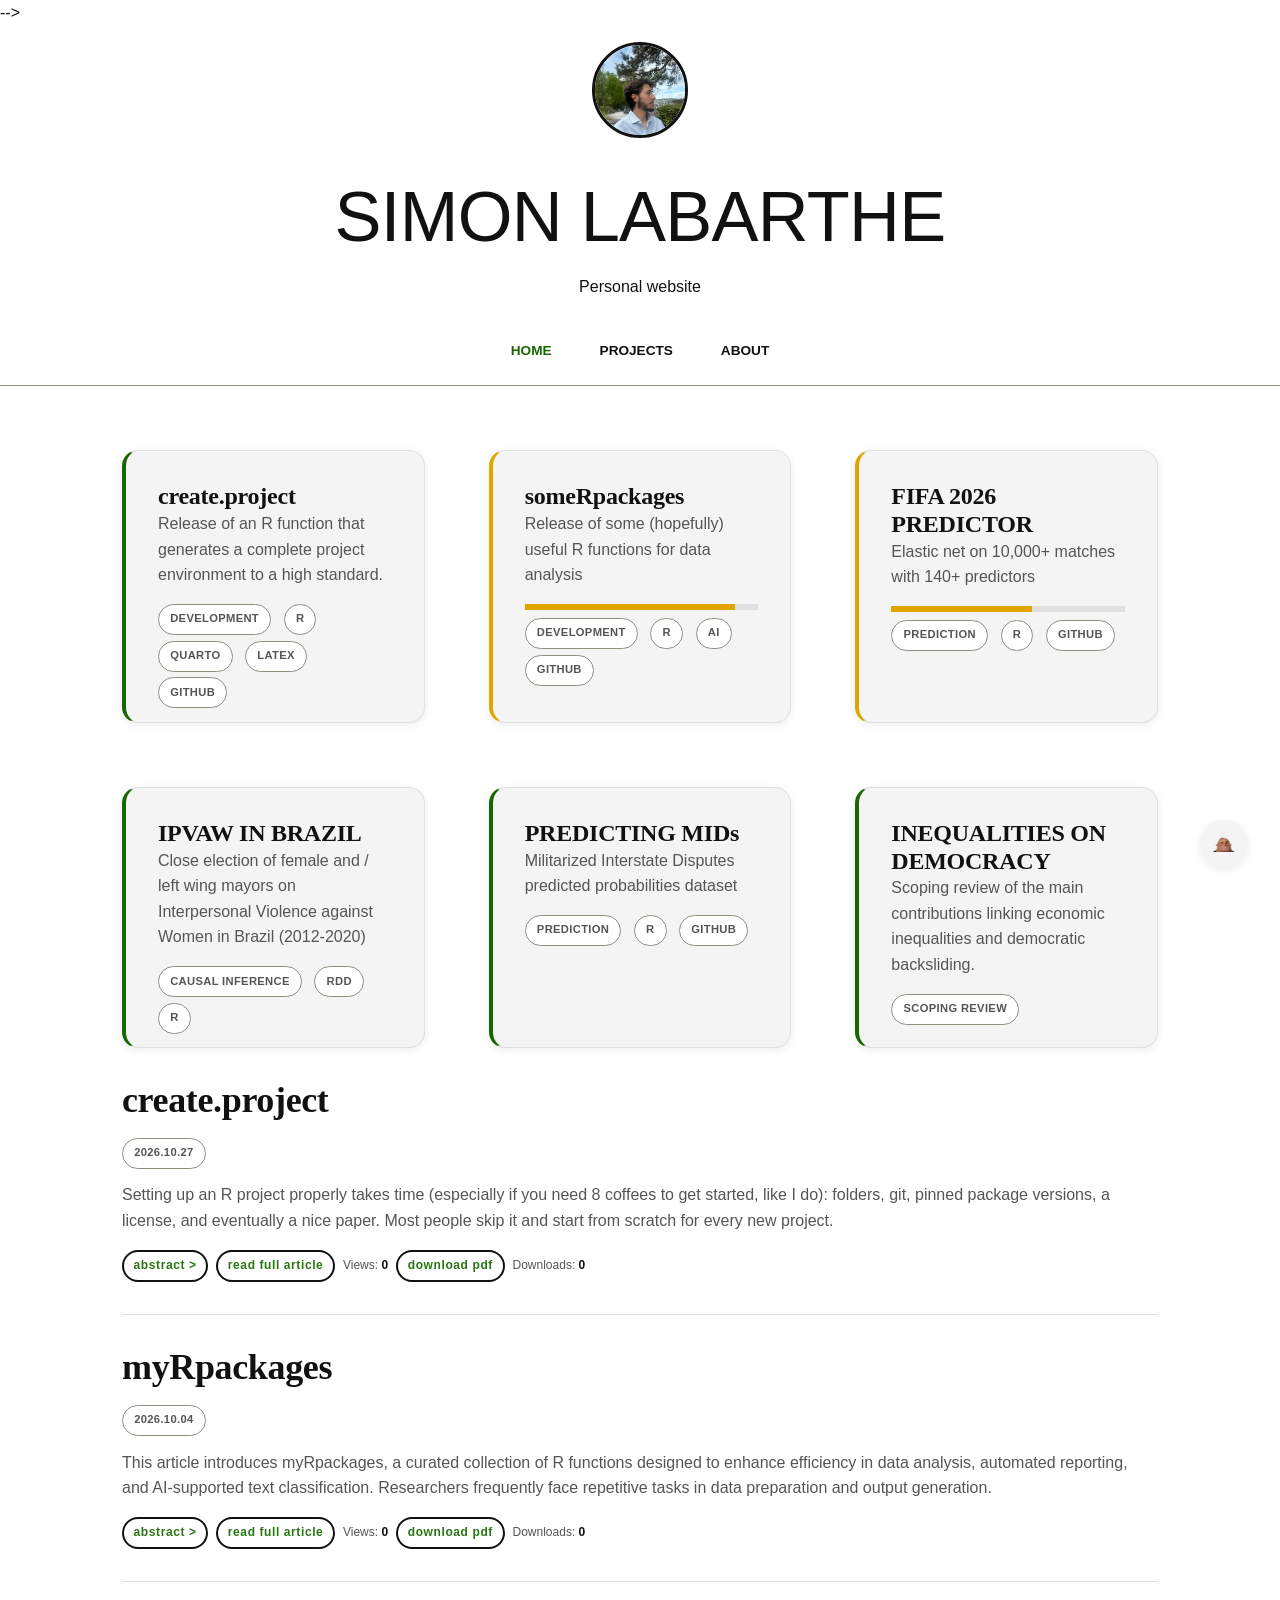
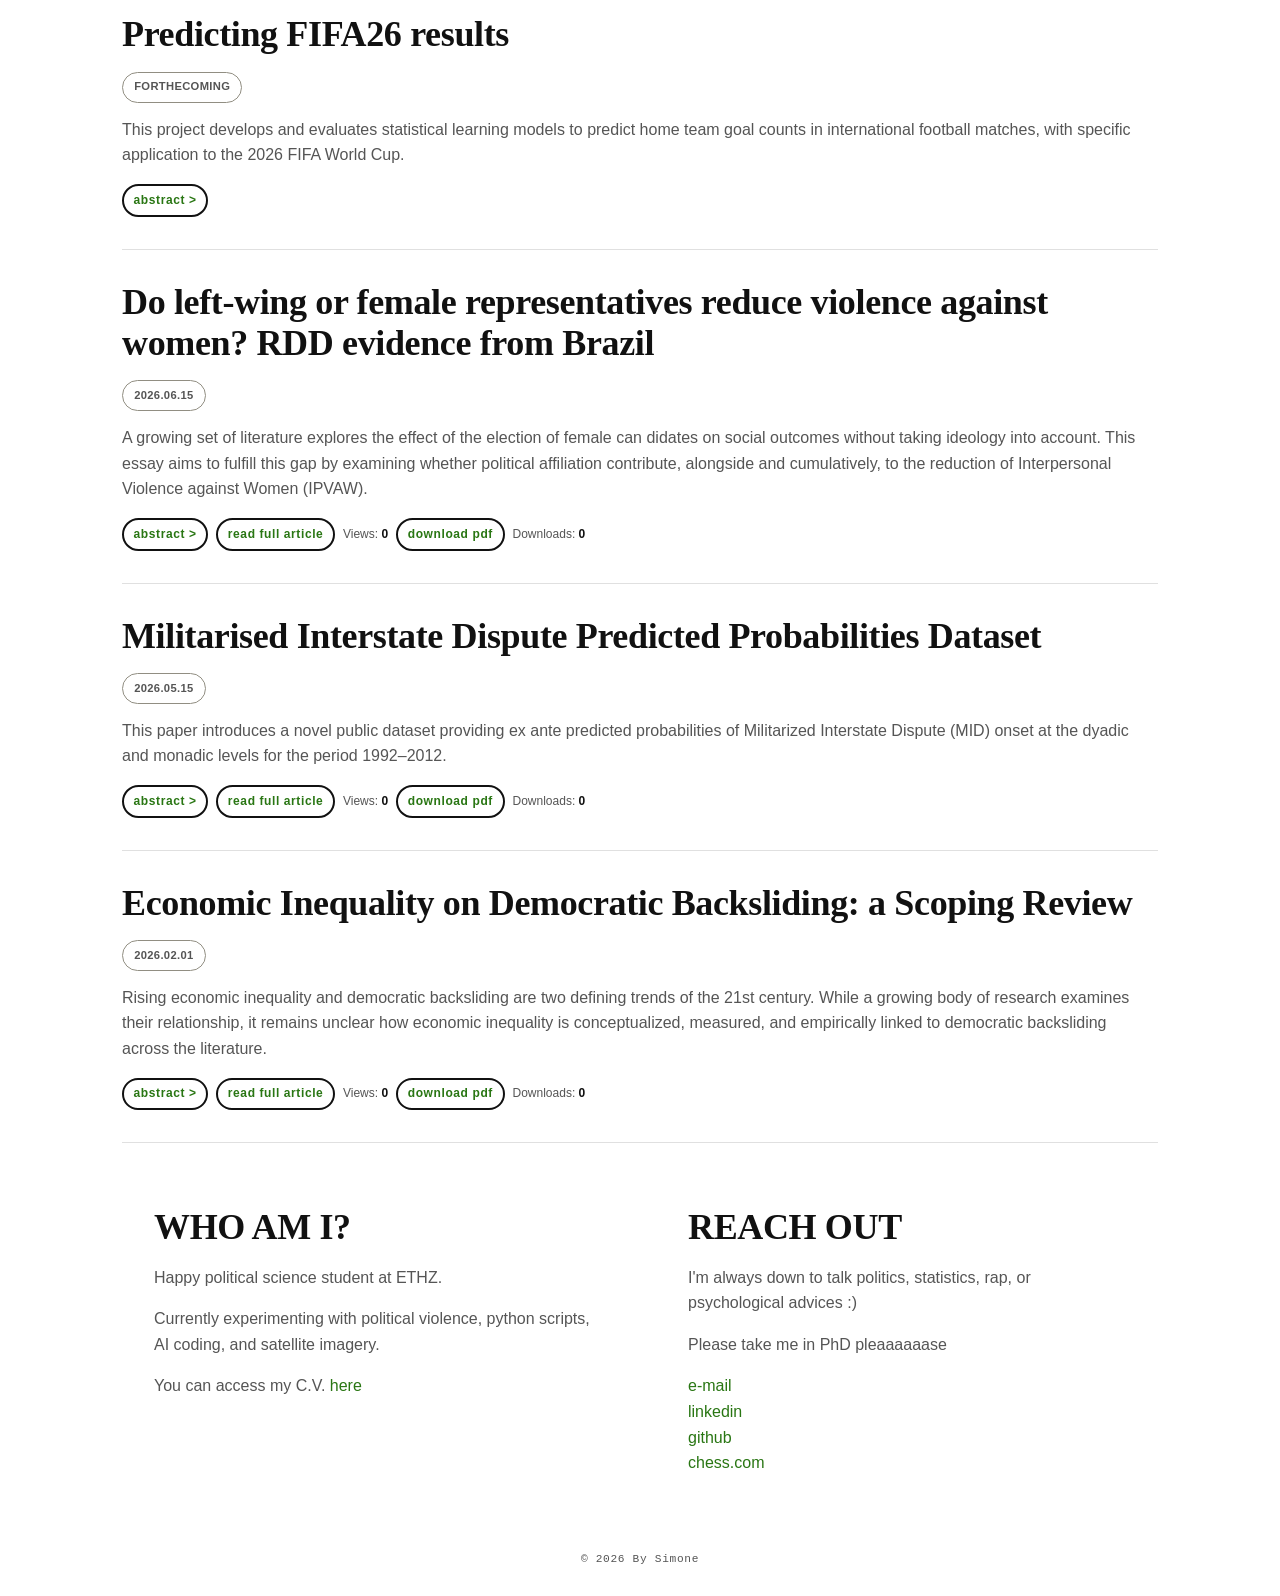
<file: index.html>
<!DOCTYPE html>
<html lang="en">
<head>
    <meta charset="UTF-8">
    <meta name="viewport" content="width=device-width, initial-scale=1.0">
    <meta name="author" content="Simon Labarthe">

    <title>simoooone</title>

    <meta name="description" content="Personal site of Simon Labarthe, political science student working on causal inference, quantitative methods and conflict prediction.">
    <link rel="icon" type="image/svg+xml" href="media/meta_square.svg">
    -->
    <link rel="stylesheet" href="css/style.css">
</head>

    <!--
    <label class="debug-toggle">
        <input type="checkbox" id="debugCheckbox">
        Debug layout
    </label>
    -->

<body>
    <!-- ============================================================
         HEADER
         ============================================================ -->
    <header>
        <div class="header-content" style="position: relative; z-index: 1; min-height: 200px;">
            <a href="about.html"><img id="profilePic" src="media/my_face.jpeg" alt="Simon Labarthe"></a>
            <h1>simon labarthe</h1>
            <div class="ticker">Personal website</div>
        </div>
    </header>

    <!-- ============================================================
         NAVIGATION
         ============================================================ -->
    <nav class="nav-grid">
        <a href="index.html" class="active">home</a>
        <a href="projects.html">projects</a>
        <a href="about.html">about</a>
    </nav>

    <!-- ============================================================
         MAIN CONTENT
         ============================================================ -->
    <main>
        <div class="grid home-grid">
          
            <a href="projects.html#create.project" class="card_link">
              <div class="card project-card-sm" data-type="finished">
                  <h3>create.project</h3>
                  <p>Release of an R function that generates a complete project environment to a high standard.</p>
                  <span class="tag active">DEVELOPMENT</span>
                  <span class="tag">R</span>
                  <span class="tag">Quarto</span>
                  <span class="tag">LaTeX</span>
                  <span class="tag">Github</span>
              </div>
            </a>
            
            <a href="projects.html#someRpackages" class="card_link">
              <div class="card project-card-sm" data-type="ongoing">
                  <h3>someRpackages</h3>
                  <p>Release of some (hopefully) useful R functions for data analysis</p>
                  <div class="progress-bar"><div style="width:90%"></div></div>
                  <span class="tag active">DEVELOPMENT</span>
                  <span class="tag">R</span>
                  <span class="tag">AI</span>
                  <span class="tag">Github</span>
              </div>
            </a>

            <a href="projects.html#fifa_predictor" class="card_link">
              <div class="card project-card-sm" data-type="ongoing">
                  <h3>FIFA 2026 PREDICTOR</h3>
                  <p>Elastic net on 10,000+ matches with 140+ predictors</p>
                  <div class="progress-bar"><div style="width:60%"></div></div>
                  <span class="tag active">PREDICTION</span>
                  <span class="tag">R</span>
                  <span class="tag">Github</span>
              </div>
            </a>

            <a href="projects.html#ipvaw_brazil" class="card_link">
              <div class="card project-card-sm" data-type="finished">
                  <h3>IPVAW IN BRAZIL</h3>
                  <p>Close election of female and / left wing mayors on Interpersonal Violence against Women in Brazil (2012-2020)</p>
                  <span class="tag active">CAUSAL INFERENCE</span>
                  <span class="tag">RDD</span>
                  <span class="tag">R</span>
              </div>
            </a>
            
            <a href="projects.html#mid_predictor" class="card_link">
              <div class="card project-card-sm" data-type="finished">
                  <h3>PREDICTING MIDs</h3>
                  <p>Militarized Interstate Disputes predicted probabilities dataset</p>
                  <span class="tag active">PREDICTION</span>
                  <span class="tag">R</span>
                  <span class="tag">Github</span>
              </div>
            </a>
            
            <a href="projects.html#democratic_backslide" class="card_link">
              <div class="card project-card-sm" data-type="finished">
                  <h3>INEQUALITIES ON DEMOCRACY</h3>
                  <p>Scoping review of the main contributions linking economic inequalities and democratic backsliding.</p>
                  <span class="tag active">scoping review</span>
              </div>
            </a>
        </div>

        <div class="grid projects-grid">

            <div class="project-entry">
                <h2>create.project</h2>
                <div class="project-meta"><span class="tag">2026.10.27</span></div>
                <p class="project-excerpt">Setting up an R project properly takes time (especially if you need 8 coffees to get started, like I do): folders, git, pinned package versions, a license, and eventually a nice paper. Most people skip it and start from scratch for every new project.</p>
                <div class="card-actions">
                    <a class="cyber-btn small" href="projects.html#create.project">Abstract &gt;</a>
                    <a id="view-btn-6" class="cyber-btn small" href="media/labarthe_2026_create_project.pdf" target="_BLANK">READ FULL ARTICLE</a>
                    <span class="counter-label">Views: <strong id="view-counter-6">0</strong></span>
                    <a id="download-btn-6" class="cyber-btn small" href="media/labarthe_2026_create_project.pdf" target="_BLANK" download>DOWNLOAD PDF</a>
                    <span class="counter-label">Downloads: <strong id="download-counter-6">0</strong></span>
                </div>
            </div>

            <div class="project-entry">
                <h2>myRpackages</h2>
                <div class="project-meta"><span class="tag">2026.10.04</span></div>
                <p class="project-excerpt">This article introduces myRpackages, a curated collection of R functions designed to enhance efficiency in data analysis, automated reporting, and AI-supported text classification. Researchers frequently face repetitive tasks in data preparation and output generation.</p>
                <div class="card-actions">
                    <a class="cyber-btn small" href="projects.html#myrpackages">Abstract &gt;</a>
                    <a id="view-btn-5" class="cyber-btn small" href="media/labarthe_2026_myrpackages_draft.pdf" target="_BLANK">READ FULL ARTICLE</a>
                    <span class="counter-label">Views: <strong id="view-counter-5">0</strong></span>
                    <a id="download-btn-5" class="cyber-btn small" href="media/labarthe_2026_myrpackages_draft.pdf" target="_BLANK" download>DOWNLOAD PDF</a>
                    <span class="counter-label">Downloads: <strong id="download-counter-5">0</strong></span>
                </div>
            </div>

            <div class="project-entry">
                <h2>Predicting FIFA26 results</h2>
                <div class="project-meta"><span class="tag">FORTHECOMING</span></div>
                <p class="project-excerpt">This project develops and evaluates statistical learning models to predict home team goal counts in international football matches, with specific application to the 2026 FIFA World Cup.</p>
                <div class="card-actions">
                    <a class="cyber-btn small" href="projects.html#fifa_predictor">Abstract &gt;</a>
                </div>
            </div>

            <div class="project-entry">
                <h2> Do left-wing or female representatives reduce violence against women? RDD evidence from Brazil </h2>
                <div class="project-meta"><span class="tag">2026.06.15</span></div>
                <p class="project-excerpt">A growing set of literature explores the effect of the election of female can didates on social outcomes without taking ideology into account. This essay aims to fulfill this gap by examining whether political affiliation contribute, alongside and cumulatively, to the reduction of Interpersonal Violence against Women (IPVAW).</p>
                <div class="card-actions">
                    <a class="cyber-btn small" href="projects.html#ipvaw_brazil">Abstract &gt;</a>
                    <a id="view-btn-3" class="cyber-btn small" href="media/labarthe_2026_representation_and_violence_against_women_in_brazil.pdf" target="_BLANK">READ FULL ARTICLE</a>
                    <span class="counter-label">Views: <strong id="view-counter-3">0</strong></span>
                    <a id="download-btn-3" class="cyber-btn small" href="media/labarthe_2026_representation_and_violence_against_women_in_brazil.pdf" target="_BLANK" download>DOWNLOAD PDF</a>
                    <span class="counter-label">Downloads: <strong id="download-counter-3">0</strong></span>
                </div>
            </div>

            <div class="project-entry">
                <h2> Militarised Interstate Dispute Predicted Probabilities Dataset </h2>
                <div class="project-meta"><span class="tag">2026.05.15</span></div>
                <p class="project-excerpt">This paper introduces a novel public dataset providing ex ante predicted probabilities of Militarized Interstate Dispute (MID) onset at the dyadic and monadic levels for the period 1992–2012.</p>
                <div class="card-actions">
                    <a class="cyber-btn small" href="projects.html#mid_predictor">Abstract &gt;</a>
                    <a id="view-btn-2" class="cyber-btn small" href="media/labarthe_2026_mid_predicted_probabilities_database.pdf" target="_BLANK">READ FULL ARTICLE</a>
                    <span class="counter-label">Views: <strong id="view-counter-2">0</strong></span>
                    <a id="download-btn-2" class="cyber-btn small" href="media/labarthe_2026_mid_predicted_probabilities_database.pdf" target="_BLANK" download>DOWNLOAD PDF</a>
                    <span class="counter-label">Downloads: <strong id="download-counter-2">0</strong></span>
                </div>
            </div>

            <div class="project-entry">
                <h2>Economic Inequality on Democratic Backsliding: a Scoping Review</h2>
                <div class="project-meta"><span class="tag">2026.02.01</span></div>
                <p class="project-excerpt">Rising economic inequality and democratic backsliding are two defining trends of the 21st century. While a growing body of research examines their relationship, it remains unclear how economic inequality is conceptualized, measured, and empirically linked to democratic backsliding across the literature.</p>
                <div class="card-actions">
                    <a class="cyber-btn small" href="projects.html#democratic_backslide">Abstract &gt;</a>
                    <a id="view-btn-1" class="cyber-btn small" href="media/labarthe_2026_economic_inequality_on_democracy.pdf" target="_BLANK">READ FULL ARTICLE</a>
                    <span class="counter-label">Views: <strong id="view-counter-1">0</strong></span>
                    <a id="download-btn-1" class="cyber-btn small" href="media/labarthe_2026_economic_inequality_on_democracy.pdf" target="_BLANK" download>DOWNLOAD PDF</a>
                    <span class="counter-label">Downloads: <strong id="download-counter-1">0</strong></span>
                </div>
            </div>

        </div>



<!----------------------------------------------
ABOUT
----------------------------------------------->
        <div class="about-grid">    
            <div class="about-card">
                <h2>WHO AM I?</h2>
                <div class="bio-grid">
                    <div class="bio-text">
                        <p>Happy political science student at ETHZ. </p>
                        <p>Currently experimenting with political violence, python scripts, AI coding, and satellite imagery.</p>
                        <p> You can access my C.V. <a href="media/labarthe_2026_cv.pdf"> here</a></p>                
                    </div>
                </div>
            </div>

            <div class="about-card">
                <h2>REACH OUT</h2>
                <div class="bio-text">
                    <p>I'm always down to talk politics, statistics, rap, or psychological advices :) </p>
                    <p>Please take me in PhD pleaaaaaase</p> 
                    <div> <a href="mailto:simon.labarthe@outlook.com">e-mail</a></div>
                    <div> <a href="https://www.linkedin.com/in/simon-e-labarthe/" target="_BLANK">linkedin</a></div>
                    <div> <a href="https://github.com/SimonLabarthe" target="_BLANK">github</a></div>
                    <div> <a href="https://www.chess.com/member/sim0nexe" target="_BLANK">chess.com</a></div>
                </div>
            </div>
   
        </div>
    </main>

    <!-- ============================================================
         FLOATING DARK MODE TOGGLE
         ============================================================ -->
    <button id="darkModeToggle" class="mode-toggle" aria-label="Toggle dark mode">
        <img id="toggleIcon" src="media/header_light.png" alt="Toggle dark mode">
    </button>

    <!-- ============================================================
         FOOTER
         ============================================================ -->
    <footer>
        <p>© 2026 By Simone</p>
    </footer>

</body>
<script src="js/main.js"></script>
</html>
</file>
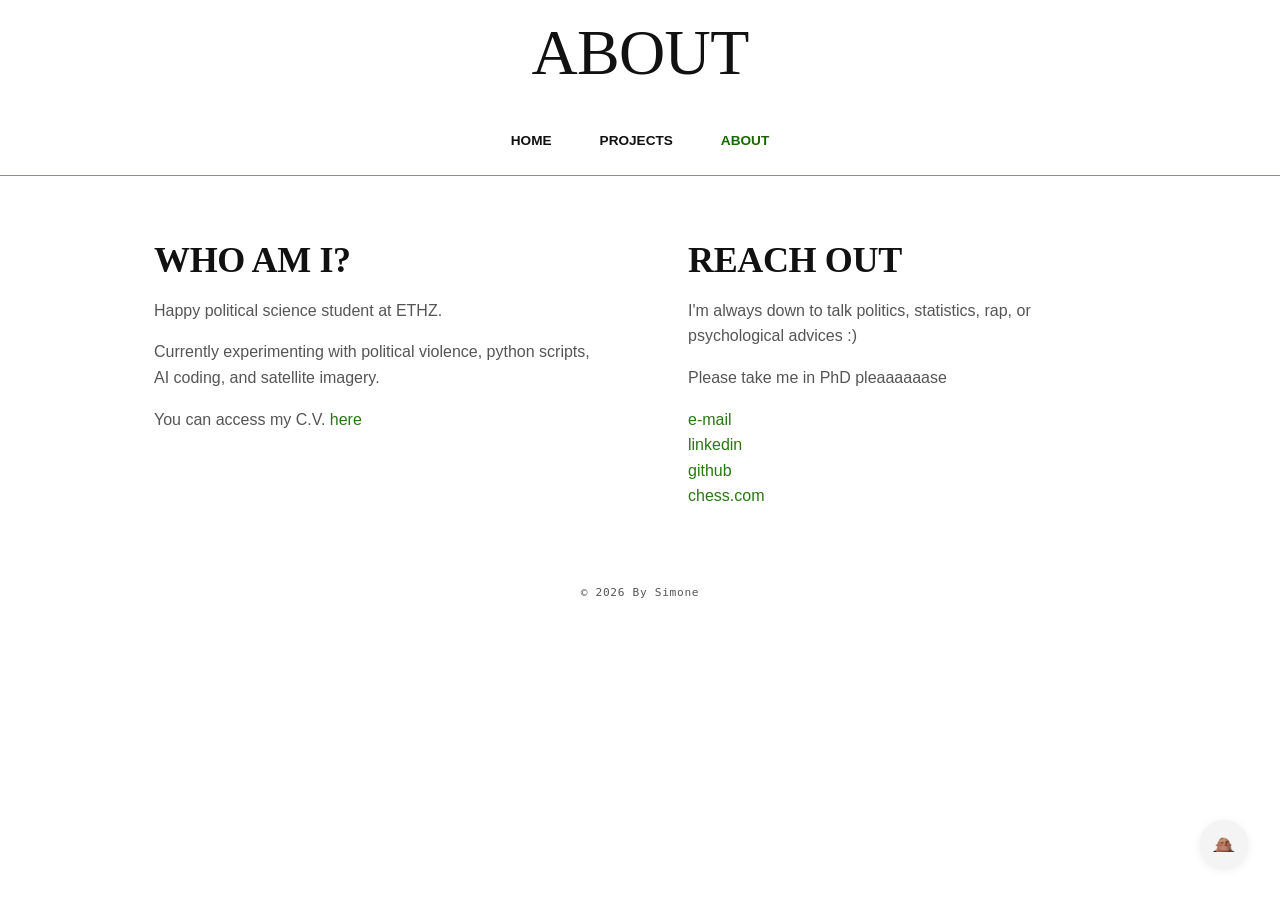
<file: about.html>
<!DOCTYPE html>
<html lang="en">

<head>
    <meta charset="UTF-8">
    <meta name="viewport" content="width=device-width, initial-scale=1.0">
    <meta name="author" content="Simon Labarthe">
    <title>simoooone</title>
    <link rel="icon" type="image/svg+xml" href="media/meta_square.svg">
    <link rel="stylesheet" href="css/style.css">

    <!--
    <label class="debug-toggle">
        <input type="checkbox" id="debugCheckbox">
        Debug layout
    </label>
    -->
    
</head>

<body>
    <header>
        <div class="header-content" style="position: relative; z-index: 1; min-height: 100px;">            
            <h1>about</h1>
        </div>
    </header>

    <nav class="nav-grid">
        <a href="index.html">home</a>
        <a href="projects.html">projects</a>
        <a href="about.html" class="active">about</a>
    </nav>

    <main>
        <div class="about-grid">    
            <div class="about-card">
                <h2>WHO AM I?</h2>
                <div class="bio-grid">
                    <div class="bio-text">
                        <p>Happy political science student at ETHZ. </p>
                        <p>Currently experimenting with political violence, python scripts, AI coding, and satellite imagery.</p>
                        <p> You can access my C.V. <a href="media/labarthe_2026_cv.pdf"> here</a></p>                
                    </div>
                </div>
            </div>

            <div class="about-card">
                <h2>REACH OUT</h2>
                <div class="bio-text">
                    <p>I'm always down to talk politics, statistics, rap, or psychological advices :) </p>
                    <p>Please take me in PhD pleaaaaaase</p> 
                    <div> <a href="mailto:simon.labarthe@outlook.com">e-mail</a></div>
                    <div> <a href="https://www.linkedin.com/in/simon-e-labarthe/" target="_BLANK">linkedin</a></div>
                    <div> <a href="https://github.com/SimonLabarthe" target="_BLANK">github</a></div>
                    <div> <a href="https://www.chess.com/member/sim0nexe" target="_BLANK">chess.com</a></div>
                </div>
            </div>
   
        </div>
    
    </main>

    <!-- ============================================================
         FLOATING DARK MODE TOGGLE
         ============================================================ -->
    <button id="darkModeToggle" class="mode-toggle" aria-label="Toggle dark mode">
        <img id="toggleIcon" src="media/header_light.png" alt="Toggle dark mode">
    </button>

    <!-- ============================================================
         FOOTER
         ============================================================ -->
    <footer>
        <p>© 2026 By Simone</p>
    </footer>

</body>
<script src="js/main.js"></script>
</html>
</file>
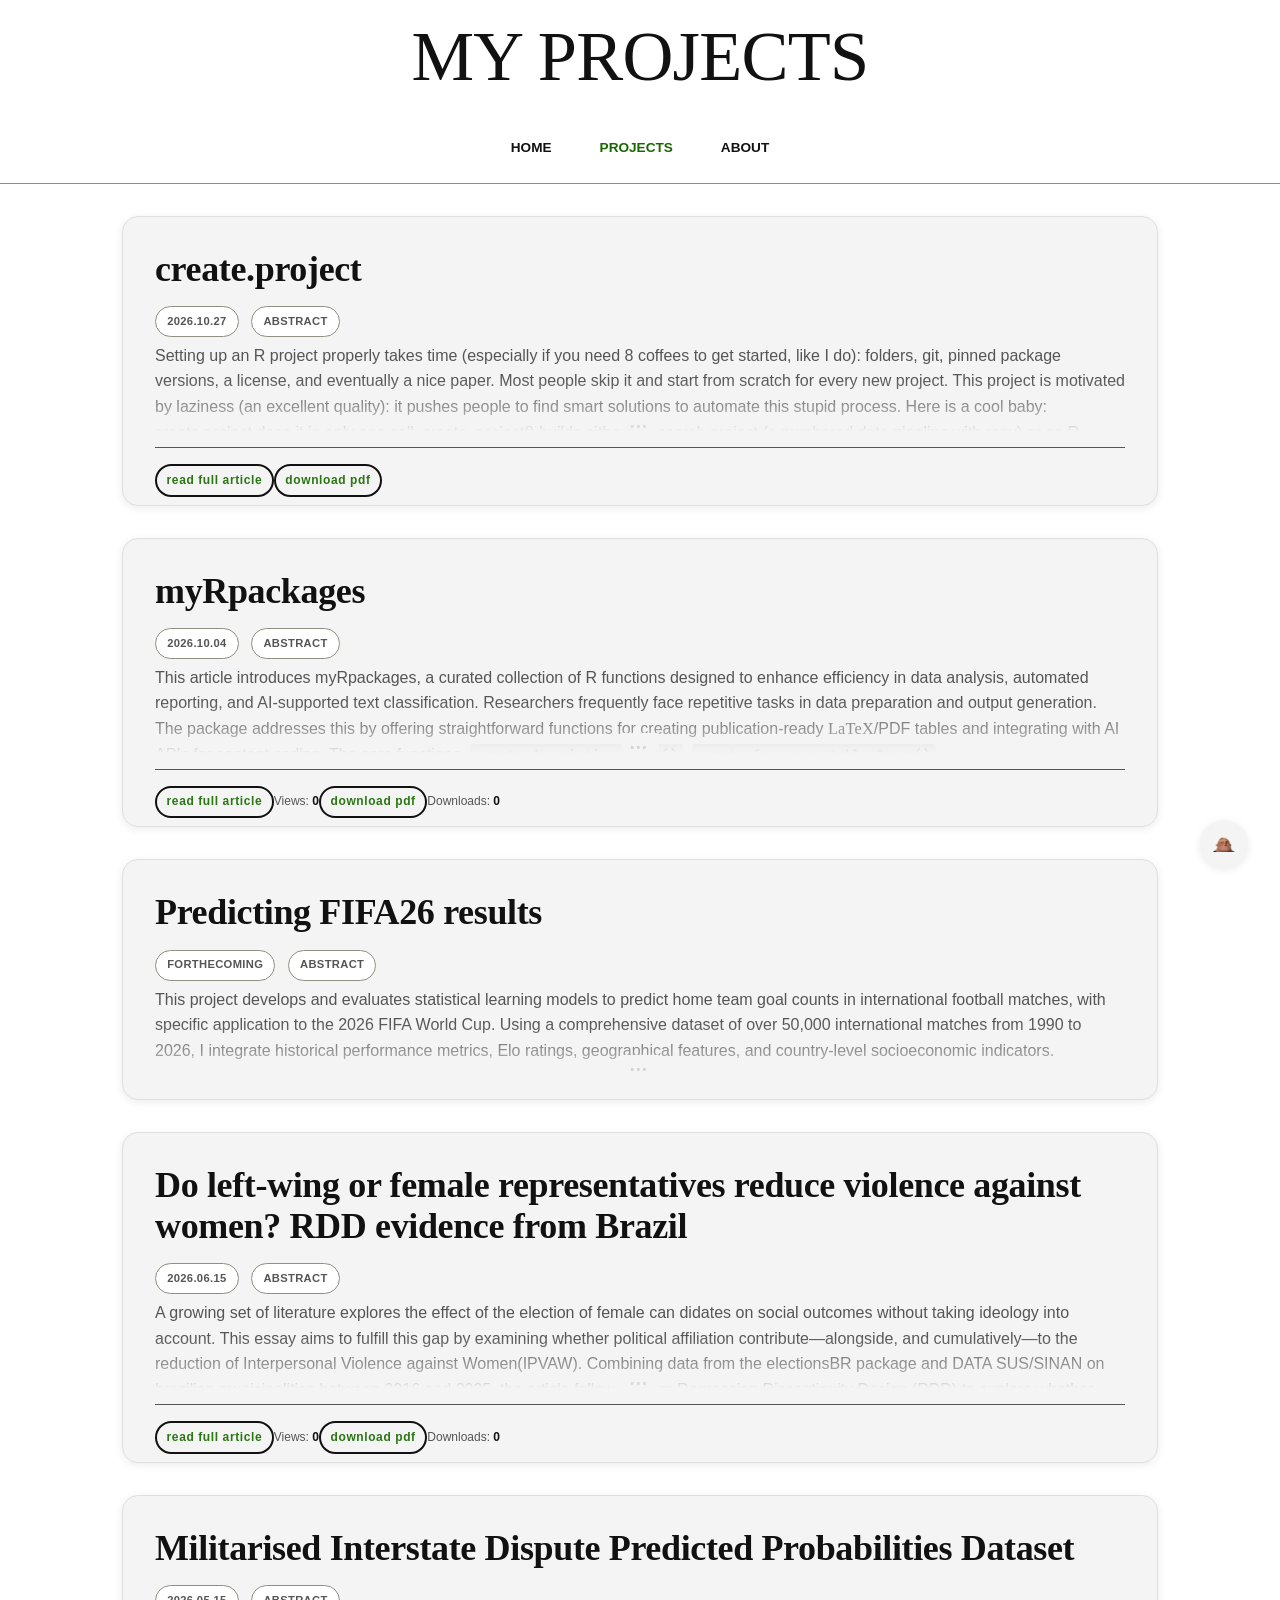
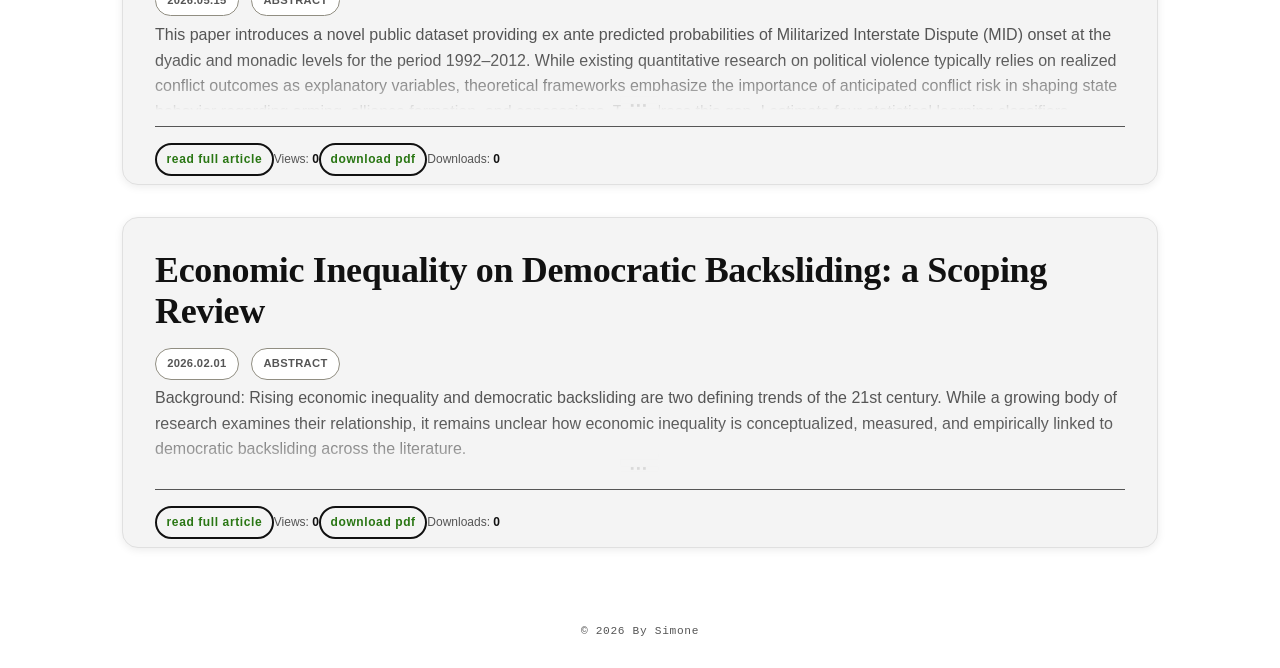
<file: projects.html>
<!DOCTYPE html>
<html lang="en">
<head>
    <meta charset="UTF-8">
    
    <meta name="viewport" content="width=device-width, initial-scale=1.0">
    <meta name="author" content="Simon Labarthe">
    
    <title>simoooone</title>
    
    <link rel="icon" type="image/svg+xml" href="media/meta_square.svg">
    <link rel="stylesheet" href="css/style.css">
    <link rel="preconnect" href="https://fonts.googleapis.com">
    <link rel="preconnect" href="https://fonts.gstatic.com" crossorigin>
    <link href="https://fonts.googleapis.com/css2?family=Fira+Code:wght@400;500&family=Latin+Modern+Math&display=swap" rel="stylesheet">

    <!--
    <label class="debug-toggle">
        <input type="checkbox" id="debugCheckbox">
        Debug layout
    </label>
    -->
    
</head>
<body>
    <header>
        <div class="header-content" style="position: relative; z-index: 1; min-height: 100px;">   
            <h1>MY PROJECTS</h1>
        </div>
    </header>

    <nav class="nav-grid">
        <a href="index.html" >home</a>
        <a href="projects.html" class="active">projects</a>
        <a href="about.html">about</a>
    </nav>

    <main>
        <div class="grid projects-grid">
          
                      <!--------------------------------------------
                            6 CREATE.PROJECT
            ---------------------------------------------->
            <div class="card" id="create.project">
                <h2>create.project</h2>
                
                <div class="project-meta">
                    <span class="tag">2026.10.27</span>
                    <span class="tag">ABSTRACT</span>
                </div>
                
                <div class="project-content">
                    <p>Setting up an R project properly takes time (especially if you need 8 coffees
to get started, like I do): folders, git, pinned package versions, a license, and
eventually a nice paper. Most people skip it and start from scratch for every
new project. This project is motivated by laziness (an excellent quality): it
pushes people to find smart solutions to automate this stupid process. Here
is a cool baby: create.project does it in only one call. create_project()
builds either a research project (a numbered data pipeline with renv) or an
R package (the standard layout, with tests), and makes the first git commit.
<code class="func">create_paper()</code> writes a <code class="latex">LaTeX</code> paper skeleton, for research or for software, that compiles on day one. Every step skips what already exists, so re-running
is safe. The package is about 300 lines of R on top of usethis, renv and
gert, and is open source under the MIT license.</p>

               <span class="counter-label">Views: <strong id="view-counter-6">0</strong></span>
               <span class="counter-label">Downloads: <strong id="download-counter-6">0</strong></span>

                </div>
                 
                <div class="card-actions">
                    <a id="view-btn-6" class="cyber-btn small" href="media/labarthe_2026_create_project.pdf" target="_BLANK">READ FULL ARTICLE</a>

                    <a id="download-btn-6" class="cyber-btn small" href="media/labarthe_2026_create_project.pdf" target="_BLANK" download>DOWNLOAD PDF</a>
                </div>
            </div>

            <!--------------------------------------------
                            5 MY R PACKAGES
            ---------------------------------------------->
            <div class="card" id="myrpackages">
                <h2>myRpackages</h2>
                
                <div class="project-meta">
                    <span class="tag">2026.10.04</span>
                    <span class="tag">ABSTRACT</span>
                </div>
                
                <div class="project-content">
                    <p>This article introduces myRpackages, a curated collection of R functions designed to enhance efficiency in data analysis, automated reporting, and AI-supported text classification. Researchers frequently face repetitive tasks in data preparation and output generation. The package addresses this by offering straightforward functions for creating publication-ready <code class="latex">LaTeX</code>/PDF tables and integrating with AI APIs for content coding. The core functions, <code class="func">create_descriptive_table()</code>, <code class="func">create_frequency_table_2vars()</code>, <code class="func">create_frequency_table_3vars()</code>, and <code class="func">categorise_api()</code>, are presented with practical examples obviously coming from starwars. By automating these common analytical workflows, myRpackages allows researchers to focus on substantive interpretation rather than technical implementation. The package is open-source and available on GitHub. </p>                </div>
                
                <div class="card-actions">
                    <a id="view-btn-5" class="cyber-btn small" href="media/labarthe_2026_myrpackages_draft.pdf" target="_BLANK">READ FULL ARTICLE</a>
                    <span class="counter-label">Views: <strong id="view-counter-5">0</strong></span>

                    <a id="download-btn-5" class="cyber-btn small" href="media/labarthe_2026_myrpackages_draft.pdf" target="_BLANK" download>DOWNLOAD PDF</a>
                    <span class="counter-label">Downloads: <strong id="download-counter-5">0</strong></span>
                </div>
            </div>

            <!--------------------------------------------
                            4 FIFA PREDICTOR
            ---------------------------------------------->
            <div class="card" id="fifa_predictor">
                <h2>Predicting FIFA26 results</h2>

                <div class="project-meta">
                    <span class="tag">FORTHECOMING</span>
                    <span class="tag">ABSTRACT</span>
                </div>

                <div class="project-content">
                    <p>This project develops and evaluates statistical learning models to predict home team goal counts in international football matches, with specific application to the 2026 FIFA World Cup. Using a comprehensive dataset of over 50,000 international matches from 1990 to 2026, I integrate historical performance metrics, Elo ratings, geographical features, and country-level socioeconomic indicators.</p>
                </div>

            </div>

            <!--------------------------------------------
                        3 ELECTIONS AND IPVAW 
            ---------------------------------------------->
            <div class="card" id="ipvaw_brazil">
                <h2> Do left-wing or female representatives reduce violence against women? RDD evidence from Brazil </h2>
                
                <div class="project-meta">
                    <span class="tag">2026.06.15</span>
                    <span class="tag">ABSTRACT</span>
                </div>
                
                <div class="project-content">
                    <p> A growing set of literature explores the effect of the election of female can didates on social outcomes without taking ideology into account. This essay aims to fulfill this gap by examining whether political affiliation contribute—alongside, and cumulatively—to the reduction of Interpersonal Violence against Women(IPVAW). Combining data from the electionsBR package and DATA SUS/SINAN on brazilian municipalities between 2016 and 2025, the article follow a sharp Regression Discontinuity Design (RDD) to explore whether barely winning elections have an impact on the IPVAW rate. The results reinforce Bochenkova et al. (2023) previous findings : gender matters more, while political orientation has limited effects. </p>
                </div>
                
                <div class="card-actions">
                    <a id="view-btn-3" class="cyber-btn small" href="media/labarthe_2026_representation_and_violence_against_women_in_brazil.pdf" target="_BLANK">READ FULL ARTICLE</a>
                    <span class="counter-label">Views: <strong id="view-counter-3">0</strong></span>

                    <a id="download-btn-3" class="cyber-btn small" href="media/labarthe_2026_representation_and_violence_against_women_in_brazil.pdf" target="_BLANK" download>DOWNLOAD PDF</a>
                    <span class="counter-label">Downloads: <strong id="download-counter-3">0</strong></span>
                </div>
            </div>

            <!--------------------------------------------
                        2 MID PREDICTOR DATASET 
            ---------------------------------------------->
            <div class="card" id="mid_predictor">
                <h2> Militarised Interstate Dispute Predicted Probabilities Dataset </h2>

                <div class="project-meta">
                    <span class="tag">2026.05.15</span>
                    <span class="tag">ABSTRACT</span>
                </div>

                <div class="project-content">
                    <p>This paper introduces a novel public dataset providing ex ante predicted probabilities of Militarized Interstate Dispute (MID) onset at the dyadic and monadic levels for the period 1992–2012. While existing quantitative research on political violence typically relies on realized conflict outcomes as explanatory variables, theoretical frameworks emphasize the importance of anticipated conflict risk in shaping state behavior regarding arming, alliance formation, and concessions. To address this gap, I estimate four statistical learning classifiers (logistic regression, elastic net, random forest, and gradient boosting) using 91 predictors. The random forest model achieves the strongest discriminative performance on a held-out test set (AUC = 0.994, precision = 0.889), substantially outperforming parametric alternatives. The resulting dataset offers researchers a theoretically grounded measure of latent conflict propensity that can be incorporated into models of militarization, preventive war, nationalist sentiment, and related phenomena.</p>
                </div>

                <div class="card-actions">
                    <a id="view-btn-2" class="cyber-btn small" href="media/labarthe_2026_mid_predicted_probabilities_database.pdf" target="_BLANK">READ FULL ARTICLE</a>
                    <span class="counter-label">Views: <strong id="view-counter-2">0</strong></span>

                    <a id="download-btn-2" class="cyber-btn small" href="media/labarthe_2026_mid_predicted_probabilities_database.pdf" target="_BLANK" download>DOWNLOAD PDF</a>
                    <span class="counter-label">Downloads: <strong id="download-counter-2">0</strong></span>
                </div>
            </div>

            <!--------------------------------------------
                        1 DEMOCRATIC BACKSLIDE SR 
            ---------------------------------------------->
            <div class="card" id=democratic_backslide>
                <h2>Economic Inequality on Democratic Backsliding: a Scoping Review</h2>

                <div class="project-meta">
                    <span class="tag">2026.02.01</span>
                    <span class="tag">ABSTRACT</span>
                </div>

                <div class="project-content">
                    <p>Background: Rising economic inequality and democratic backsliding are two defining trends of the 21st century. While a growing body of research examines their relationship, it remains unclear how economic inequality is conceptualized, measured, and empirically linked to democratic backsliding across the literature.</p>
                    <p>Objectives: This study maps the existing empirical research on the relationship between economic inequality and democratic backsliding published before 2026. 3 research questions are asked : (1) what patterns exist between the publications related to economic inequalities and democratic backsliding; (2) how does the empirical literature conceptualize, measure, and analyze this relationship.</p>
                    <p>Using a scoping review methodology, the paper identifies dominant theoretical frameworks, data sources, methodological approaches, and reported empirical patterns. Rather than adjudicating causal claims, the review clarifies where scholarly consensus exists, where findings diverge, and where significant research gaps remain.</p>
                    <p>Methods: The Eligibility Criteria compelled empirical examination of economic, income, or wealth inequality as an explanatory variable of democratic backsliding, using quantitative, qualitative, or mixed-methods approaches. Additionally, the paper needs to be published in English in peer-reviewed journals between 2000 and 2025. The systematic Web of Science and Scopus research produced 552 articles among which I retained 24 journal articles for manual coding. I then used mixed-methods to detect patterns in literature through quantitative methods, before conducting an in-depth analysis.</p>
                    <p>Results: The 24 selected articles were published between 2012 and 2025 with 50% published after 2022. Most of the articles were conducted in North America (37%), Asia (29%) and Europe (29%). A huge majority was based on an economics (42%) or political sciences (33%) point of view, favourising statistical approaches (92%). Whereas the operationalisation of economic inequalities and democratic backsliding was diverse and acknowledge a causal positive relation between the two, studies often adopted an occidental point of view potentially misleading.</p>
                </div>

                <div class="card-actions">
                    <a id="view-btn-1" class="cyber-btn small" href="media/labarthe_2026_economic_inequality_on_democracy.pdf" target="_BLANK">READ FULL ARTICLE</a>
                    <span class="counter-label">Views: <strong id="view-counter-1">0</strong></span>

                    <a id="download-btn-1" class="cyber-btn small" href="media/labarthe_2026_economic_inequality_on_democracy.pdf" target="_BLANK" download>DOWNLOAD PDF</a>
                    <span class="counter-label">Downloads: <strong id="download-counter-1">0</strong></span>
                </div>
            </div>
        </div>
    </main>

    <!-- ============================================================
         FLOATING DARK MODE TOGGLE
         ============================================================ -->
    <button id="darkModeToggle" class="mode-toggle" aria-label="Toggle dark mode">
        <img id="toggleIcon" src="media/header_light.png" alt="Toggle dark mode">
    </button>

    <!-- ============================================================
         FOOTER
         ============================================================ -->
    <footer>
        <p>© 2026 By Simone</p>
    </footer>

    <script src="js/main.js"></script>
</body>
</html>
</file>
<file: css/style.css>
/*======================================================
1. RESET — neutralise default styles of navigators
======================================================*/

/* *: universal selector targets EVERY element */
* {
    box-sizing: border-box;   /* cancel default proportions (padding included in width) */
    margin: 0;                /* remove all default spacing */
    padding: 0;               /* remove all default internal spacing */
}

/* html, body: force the height to 100% for full screen */
html, body {
    height: 100%;             /* 100% forces full viewport height for proper layout sizing */
    -webkit-text-size-adjust: 100%; /* prevents mobile browsers from auto-resizing text */
}

/* fluid scroll for anchor navigation */
html {
    scroll-behavior: smooth;  /* anchor link navigation animates smoothly */
}


/*======================================================
2. DESIGN TOKENS — centralised CSS variables
======================================================*/

/* :root targets the root element (<html>) — the highest scope for variables */
:root {
    /*--- colors ---*/
    --color-black: #111111;
    --color-green: #0c5e03;
    --color-green-dark: #094f01;
    --color-green-light: #0a6313;
    --color-grey: #918e82;
    --color-grey-dark: #555555;
    --color-grey-light: #e0e0e0;
    --color-wh: #ffffff;
    --color-wh-alt: #f4f4f4;
    --color-yellow: #e1a500;

    /*--- font families ---*/
    --font-display: 'Playfair Display', Georgia, serif;
    --font-body: 'Inter', -apple-system, sans-serif;
    --font-serif: 'Bodoni Moda', serif;
    --font-mono: 'IBM Plex Mono', monospace;

    /*--- spaces ---*/
    --space-xs: 0.5rem;
    --space-sm: 1rem;
    --space-md: 2rem;
    --space-lg: 4rem;

    /*--- other tokens ---*/
    --radius: 16px;           /* round corners for cards/buttons */
    --transition: 0.25s ease; /* default animation duration + easing */
    --max-width: 1100px;      /* max width of the content column */
    --shadow-light: 0 2px 8px rgba(0, 0, 0, 0.08);  /* subtle shadow */
    --shadow-dark: 0 8px 24px rgba(0, 0, 0, 0.12);  /* stronger shadow on hover */

    /*--- transition curve shared by expand/collapse animations ---*/
    --ease-smooth: cubic-bezier(0.4, 0, 0.2, 1); /* Material "standard" curve */
    --duration-expand: 0.6s;                     /* used for max-height + mask fade */
}

/* @property makes --hue animatable, so the browser can
   interpolate it. 
   oklch() keeps the same perceived brightness on every hue, so
   text stays readable whether it is red, blue or yellow at that moment.
   Everything that used the green (active nav, links, "finished" borders) follows.
   Uncomment the whole block to activate. Speed: change 90s. */

@property --hue {
    syntax: '<number>';
    inherits: true;
    initial-value: 140;
}

:root {
    --color-green:       oklch(45% 0.15 var(--hue));
    --color-green-dark:  oklch(38% 0.15 var(--hue));
    --color-green-light: oklch(50% 0.15 var(--hue));
    animation: hue-cycle 90s linear infinite;
}

@keyframes hue-cycle {
    from { --hue: 0;   }
    to   { --hue: 360; }
}

@media (prefers-reduced-motion: reduce) {
    :root { animation: none; }
}

/* [CHANGE 4 – fallback] RANDOM COLOUR ON EACH RELOAD (no animation)
   Use this instead of the block above, together with the matching JS in main.js.

:root {
    --hue: 140;
    --color-green:       oklch(45% 0.15 var(--hue));
    --color-green-dark:  oklch(38% 0.15 var(--hue));
    --color-green-light: oklch(50% 0.15 var(--hue));
}
*/


/*======================================================
3. TYPOGRAPHY
======================================================*/

body {
    font-family: var(--font-body);            /* main text font */
    color: var(--color-black);                /* base text colour */
    background-color: var(--color-wh);        /* base page background */
    line-height: 1.6;                         /* vertical rhythm inside paragraphs */
    -webkit-font-smoothing: antialiased;      /* slightly thinner fonts on WebKit */
    transition: background-color var(--transition), color var(--transition); /* smooth dark-mode swap */
}

/*--- headers ---*/
h1, h2, h3 {
    font-family: var(--font-display);         /* serif display font */
    line-height: 1.15;                        /* tighter line height for large text */
    letter-spacing: -0.01em;                  /* slightly more condensed */
    color: var(--color-black);
}

h1 {
    /* clamp(min, preferred, max): never smaller than min, grows with vw, never larger than max */
    font-size: clamp(2.5rem, 6vw, 5rem);
    text-transform: uppercase;
}

header h1 {
    font-family: var(--font-random, var(--font-display)); /* override set by JS (random font) */
    font-size: var(--size-random, inherit);               /* override set by JS (random size) */
    /* uncomment with the new random-font block in main.js */
    font-weight: var(--weight-random, 700);         /* override set by JS (random weight) */
    overflow-wrap: anywhere;                        /* keeps very wide fonts (Syncopate, Press Start 2P) inside the screen */
}

h2 {
    font-size: clamp(1.5rem, 3vw, 2.25rem);
    margin-bottom: var(--space-sm);
}

h3 {
    font-size: clamp(1.1rem, 2vw, 1.5rem);
}

/*--- paragraphs ---*/
p {
    color: var(--color-grey-dark);
    margin-bottom: var(--space-sm);
}

/*--- links ---*/
a {
    color: var(--color-green-light);
    text-decoration: none;
    transition: color var(--transition);
}

a:hover {
    color: var(--color-green-dark);
    text-decoration: underline;
}

/*--- inline code: R function names (Fira Code / RStudio style) ---*/
code.func {
    background-color: var(--color-grey-light);
    border-radius: 4px;
    color: var(--color-grey-dark);
    font-family: 'Fira Code', 'Consolas', 'Monaco', monospace;
    font-feature-settings: "calt" 1, "liga" 1; /* enables Fira Code ligatures (e.g. != → ≠) */
    font-size: 0.88em;
    font-weight: 500;
    letter-spacing: -0.02em;
    padding: 0.15em 0.45em;
}

/*--- inline LaTeX (Computer Modern look) ---*/
code.latex {
    font-family: 'Latin Modern Math', 'Computer Modern', 'CMU Serif', Georgia, serif;
    font-size: 1.02em;
    background-color: transparent;             /* no coloured box for LaTeX */
    color: inherit;
    padding: 0;
    letter-spacing: 0.01em;
}


/*======================================================
4. LAYOUT
======================================================*/

/*--- container for centring content ---*/
main {
    max-width: var(--max-width);
    margin: 0 auto;                            /* auto = horizontally centred */
    padding: var(--space-md);
}

/*--- header: centre children vertically and horizontally ---*/
.header-content {
    display: flex;                             /* flexbox layout */
    flex-direction: column;                    /* children stacked vertically */
    align-items: center;                       /* horizontal centring */
    justify-content: center;                   /* vertical centring */
    text-align: center;
    padding: var(--space-sm) var(--space-md);
    gap: var(--space-sm);                      /* uniform space between children */
}

/* profile picture in the header */
#profilePic {
    width: 96px;
    height: 96px;
    object-fit: cover;                         /* fills the box without distorting */
    border-radius: 50%;                        /* perfect circle */
    border: 3px solid var(--color-black);
    margin-bottom: 1rem;
}

#profilePic:hover {
    filter: grayscale(100%);                   /* black & white on hover */
    transform: rotate(-360deg) scale(1.1);     /* spin + zoom */
    transition: 0.6s;                          /* animation duration */
}

.ticker {
    font-family: sans-serif;
    margin: 0;
}

/*--- navigation ---*/
.nav-grid {
    display: flex;
    justify-content: center;
    flex-wrap: wrap;                           /* wrap on small screens */
    gap: var(--space-md);
    padding: var(--space-sm);
    border-bottom: 1px solid var(--color-grey);
}

.nav-grid a {
    color: var(--color-black);
    font-weight: 600;
    text-transform: uppercase;
    font-size: 0.85rem;
    padding: var(--space-xs);
    position: relative;                        /* anchors ::after pseudo-elements if added later */
}

.nav-grid a.active {
    color: var(--color-green);                 /* highlights current page */
}

/*--- card grid on the home page ---*/
.home-grid {
    display: grid;
    /* minmax(280px, 1fr): each column is at least 280px, shares remaining space equally */
    /* auto-fit: browser computes how many 280px columns fit */
    grid-template-columns: repeat(auto-fit, minmax(280px, 1fr));
    gap: var(--space-lg);
    margin-top: var(--space-md);
    margin-bottom: var(--space-md);
}

/*--- projects page grid (single column) ---*/
.projects-grid {
    display: grid;
    grid-template-columns: 1fr;                /* one card per row */
    gap: var(--space-md);
    margin-bottom: var(--space-md);
}

/* HOME PAGE PROJECT LIST: no cards, just the start of each abstract
   Uncomment to activate (goes with the new block in index.html).
*/

.project-entry {
    padding-bottom: var(--space-md);
    border-bottom: 1px solid var(--color-grey-light);
}

.project-entry .project-meta {
    margin-bottom: var(--space-xs);
}

.project-excerpt {
    display: -webkit-box;
    -webkit-box-orient: vertical;
    -webkit-line-clamp: 3;
    line-clamp: 3;
    overflow: hidden;
    color: var(--color-grey-dark);
    margin-bottom: var(--space-sm);
}

.project-entry .card-actions {
    border-top: none;
    padding-top: 0;
    margin-top: 0;
    gap: var(--space-xs);
}

/*--- about page grid (two columns) ---*/
.about-grid {
    display: grid;
    grid-template-columns: 1fr 1fr;
    gap: var(--space-md);
}

/*--- about page switches to single column on small screens ---*/
@media (max-width: 700px) {
    .about-grid {
        grid-template-columns: 1fr;
    }
}


/*======================================================
   EXPANDABLE PROJECT CONTENT — ONE clean block
   (replaces the 3 duplicated blocks that were fighting)
======================================================*/

/* Collapsed state: limited height, hidden overflow, fade via mask */
.project-content {
    position: relative;                        /* anchors the ::before "…" indicator */
    max-height: 5.5rem;                        /* ~3 lines visible when collapsed */
    overflow: hidden;                          /* hides anything taller than max-height */
    margin-bottom: var(--space-sm);
    transition: max-height var(--duration-expand) var(--ease-smooth); /* smooth open/close */
}

/* Expanded state: reveal everything */
.project-content.expanded {
    max-height: 200rem;                        /* big enough for any content */
}

/* Progressive fade applied only when collapsed */
.project-content.collapsible:not(.expanded) {
    -webkit-mask-image: linear-gradient(
        to bottom,
        black 0%,                              /* fully visible at top */
        black 40%,                             /* still fully visible at 40% */
        rgba(0, 0, 0, 0.66) 70%,               /* starts fading */
        rgba(0, 0, 0, 0.33) 90%,               /* stronger fade */
        transparent 100%                       /* invisible at the bottom edge */
    );
            mask-image: linear-gradient(
        to bottom,
        black 0%,
        black 40%,
        rgba(0, 0, 0, 0.66) 70%,
        rgba(0, 0, 0, 0.33) 90%,
        transparent 100%
    );
}

/* When expanded, remove the mask so text is fully readable */
.project-content.expanded {
    -webkit-mask-image: none;
            mask-image: none;
}

/* Optional: per-line opacity for finer control (works alongside the mask) */
.fade-line {
    display: block;                            /* each line on its own row */
    transition: opacity 0.4s ease;
}
.project-content.collapsible:not(.expanded) .fade-line:nth-of-type(1) { opacity: 1;    }
.project-content.collapsible:not(.expanded) .fade-line:nth-of-type(2) { opacity: 0.66; }
.project-content.collapsible:not(.expanded) .fade-line:nth-of-type(3) { opacity: 0.33; }
.project-content.expanded .fade-line                                    { opacity: 1;    }

/* "…" indicator shown only when collapsed */
.project-content.collapsible:not(.expanded)::before {
    content: "…";                              /* the three dots */
    position: absolute;
    bottom: 0;
    left: 50%;
    transform: translateX(-50%);
    font-size: 1.2rem;
    font-weight: 700;
    color: var(--color-grey-dark);
    letter-spacing: 0.2rem;
    pointer-events: none;                      /* clicks pass through to the paragraph */
    animation: dots-pulse 1.6s ease-in-out infinite;
    background: var(--color-wh-alt);           /* masks the line below */
    padding: 0 0.5rem;
    line-height: 1;
}

/* Pulsing animation for the "…" */
@keyframes dots-pulse {
    0%, 100% { opacity: 0.4; }
    50%      { opacity: 1;   }
}

/* Hide the old "Show more" button if any remain in the DOM */
.expand-btn {
    display: none;
    transition: all 0.6s cubic-bezier(0.4, 0, 0.2, 1);
}


/*======================================================
5. COMPONENTS
======================================================*/

/*--- generic card ---*/
.card {
    background-color: var(--color-wh-alt);
    border: 1px solid var(--color-grey-light);
    border-radius: var(--radius);
    padding: var(--space-md) var(--space-md);
    padding-bottom: 0.5em;
    box-shadow: var(--shadow-light);
    transition: box-shadow var(--transition), transform var(--transition);
}

.card:hover {
    box-shadow: var(--shadow-dark);
    /* --goofy-x / --goofy-y are optionnel overrides set from JS for a playful offset */
    transform: translate(calc(-2px + var(--goofy-x, 0px)), calc(-4px + var(--goofy-y, 0px)));
}

/*--- project card: coloured left border depending on data-type ---*/
.project-card-sm[data-type="ongoing"] {
    border-left: 4px solid var(--color-yellow);
}
.project-card-sm[data-type="finished"] {
    border-left: 4px solid var(--color-green);
}

/*--- bottom action bar inside a project card ---*/
.card-actions {
    display: flex;
    flex-wrap: wrap;
    align-items: center;
    margin-top: var(--space-sm);
    padding-top: var(--space-sm);
    border-top: 1px solid var(--color-grey-dark);
}

/*--- card wrapped in a link ---*/
.card_link {
    text-decoration: none;
    color: inherit;
    display: block;
    border-radius: var(--radius);
}

.card_link:hover {
    text-decoration: none;
    color: inherit;
    box-shadow: var(--shadow-dark);
    transform: translateY(-4px);
}

.card_link .card {
    height: 100%;
    cursor: pointer;
    transition: box-shadow var(--transition), transform var(--transition);
}

/*--- highlight card reached via anchor (#id) ---*/
.card:target {
    animation: target-pulse 2s ease-out;
}

@keyframes target-pulse {
    0%   { transform: scale(1);     }
    15%  { transform: scale(1.015); }
    30%  { transform: scale(1);     }
    45%  { transform: scale(1.01);  }
    60%  { transform: scale(1);     }
    100% { transform: scale(1);     }
}

/*--- view/download counter label ---*/
.counter-label {
    font-size: 0.75rem;
    color: var(--color-grey-dark);
    font-weight: 400;
}
.counter-label strong {
    font-weight: 700;
    color: var(--color-black);
}

/*--- about page card ---*/
.about-card {
    padding: var(--space-md);
}

/*--- progress bar (used on home cards) ---*/
.progress-bar {
    width: 100%;
    height: 6px;
    background-color: var(--color-grey-light);
    overflow: hidden;
    margin: var(--space-xs) 0;
}
/* inner div that fills the bar — width set inline in HTML */
.progress-bar > div {
    height: 100%;
    background-color: var(--color-yellow);
    transition: width 0.6s ease;
}

/*--- tags (pill-shaped labels) ---*/
.tag {
    display: inline-block;
    color: var(--color-grey-dark);
    font-size: 0.7rem;
    font-weight: 600;
    text-transform: uppercase;
    letter-spacing: 0.03em;
    border: 1px solid var(--color-grey);
    background-color: var(--color-wh);
    border-radius: 999px;                      /* fully rounded corners */
    padding: 0.5em 1em;
    margin-bottom: 0.5em;
    margin-right: var(--space-xs);
}

/*--- primary button ---*/
.cyber-btn {
    display: inline-block;
    background: none;
    border: 2px solid var(--color-black);
    border-radius: 999px;
    font-family: var(--font-body);
    font-weight: 600;
    text-transform: lowercase;
    letter-spacing: 0.05em;
    padding: var(--space-xs) var(--space-sm);
    cursor: pointer;
    transition: background-color var(--transition), color var(--transition);
}
.cyber-btn:hover {
    background-color: var(--color-black);
    color: var(--color-wh);
}

/*--- focus ring shown only via keyboard (Tab) ---*/
.cyber-btn:focus-visible,
.nav-grid a:focus-visible {
    outline: 2px solid var(--color-green-light);
    outline-offset: 2px;
}

/* smaller variant of the button */
.cyber-btn.small {
    font-size: 0.75rem;
    padding: 0.4em 0.8em;
}

/*--- footer ---*/
footer {
    display: flex;
    justify-content: center;
    width: 100%;
    text-align: center;
    font-family: var(--font-mono);
    font-size: 0.7rem;
    letter-spacing: 0.06em;
    color: var(--ink-dim);                     /* note: --ink-dim is not defined above (fallback = inherits) */
    padding-top: 1em;
    padding-bottom: 1em;
    transition: color 0.4s ease, border-color 0.4s ease;
}


/*======================================================
6. DARK MODE
======================================================*/

/* body.dark is added by JS when the toggle is clicked */
body.dark {
    --color-black: #f0f0f0;                    /* text becomes near-white */
    --color-grey: #333333;
    --color-wh: #121212;                       /* page background becomes near-black */
    --color-wh-alt: #1e1e1e;                   /* cards become dark grey */
}

/*--- floating dark-mode toggle button ---*/
.mode-toggle {
    position: fixed;                           /* stays in place while scrolling */
    bottom: var(--space-md);
    right: var(--space-md);
    width: 48px;
    height: 48px;
    border-radius: 50%;                        /* circular button */
    border: 1px solid var(--color-border);     /* note: --color-border is not defined (no visible border) */
    background-color: var(--color-wh-alt);
    display: flex;
    align-items: center;
    justify-content: center;
    cursor: pointer;
    box-shadow: var(--shadow-light);
    overflow: hidden;
    z-index: 100;                              /* above all content */
}
.mode-toggle:hover {
    transform: scale(1.08);                    /* slight zoom on hover */
}

#toggleIcon {
    width: 22px;
    height: 22px;
    object-fit: contain;
}

/*--- dark-mode overrides for the "…" indicator ---*/
body.dark .project-content.collapsible:not(.expanded)::before {
    color: var(--color-wh);
    background: var(--color-wh-alt);           /* keeps the mask over the line consistent */
}

/*--- dark-mode overrides for other components ---*/
body.dark .counter-label strong {
    color: var(--color-wh);
}

body.dark .card-actions {
    border-top-color: var(--color-grey-light);
}

/*--- dark-mode versions of inline code ---*/
body.dark code.func {
    background-color: rgba(10, 99, 19, 0.25);
    color: #7dd87d;
}
body.dark code.latex {
    color: #e8e8e8;
}


/*======================================================
7. RESPONSIVE — adjustments for small screens
======================================================*/

@media (max-width: 768px) {

    /* shrink the biggest spacing tokens on mobile */
    :root {
        --space-lg: 2.5rem;
        --space-md: 1.25rem;
    }

    main {
        padding: var(--space-sm);
    }

    .nav-grid {
        gap: var(--space-sm);
        font-size: 0.8rem;
    }

    .card-grid {
        grid-template-columns: 1fr;            /* (note: your cards use .home-grid / .projects-grid) */
    }

    .mode-toggle {
        width: 40px;
        height: 40px;
        bottom: var(--space-sm);
        right: var(--space-sm);
    }
}


/*======================================================
8. DEBUG — visualise every element box
======================================================*/

/* Toggled via the "Debug layout" checkbox in the header */
.debug * {
    outline: 1px solid rgba(120, 120, 120, 0.35);
    background-color: rgba(120, 120, 120, 0.04);
}
</file>
